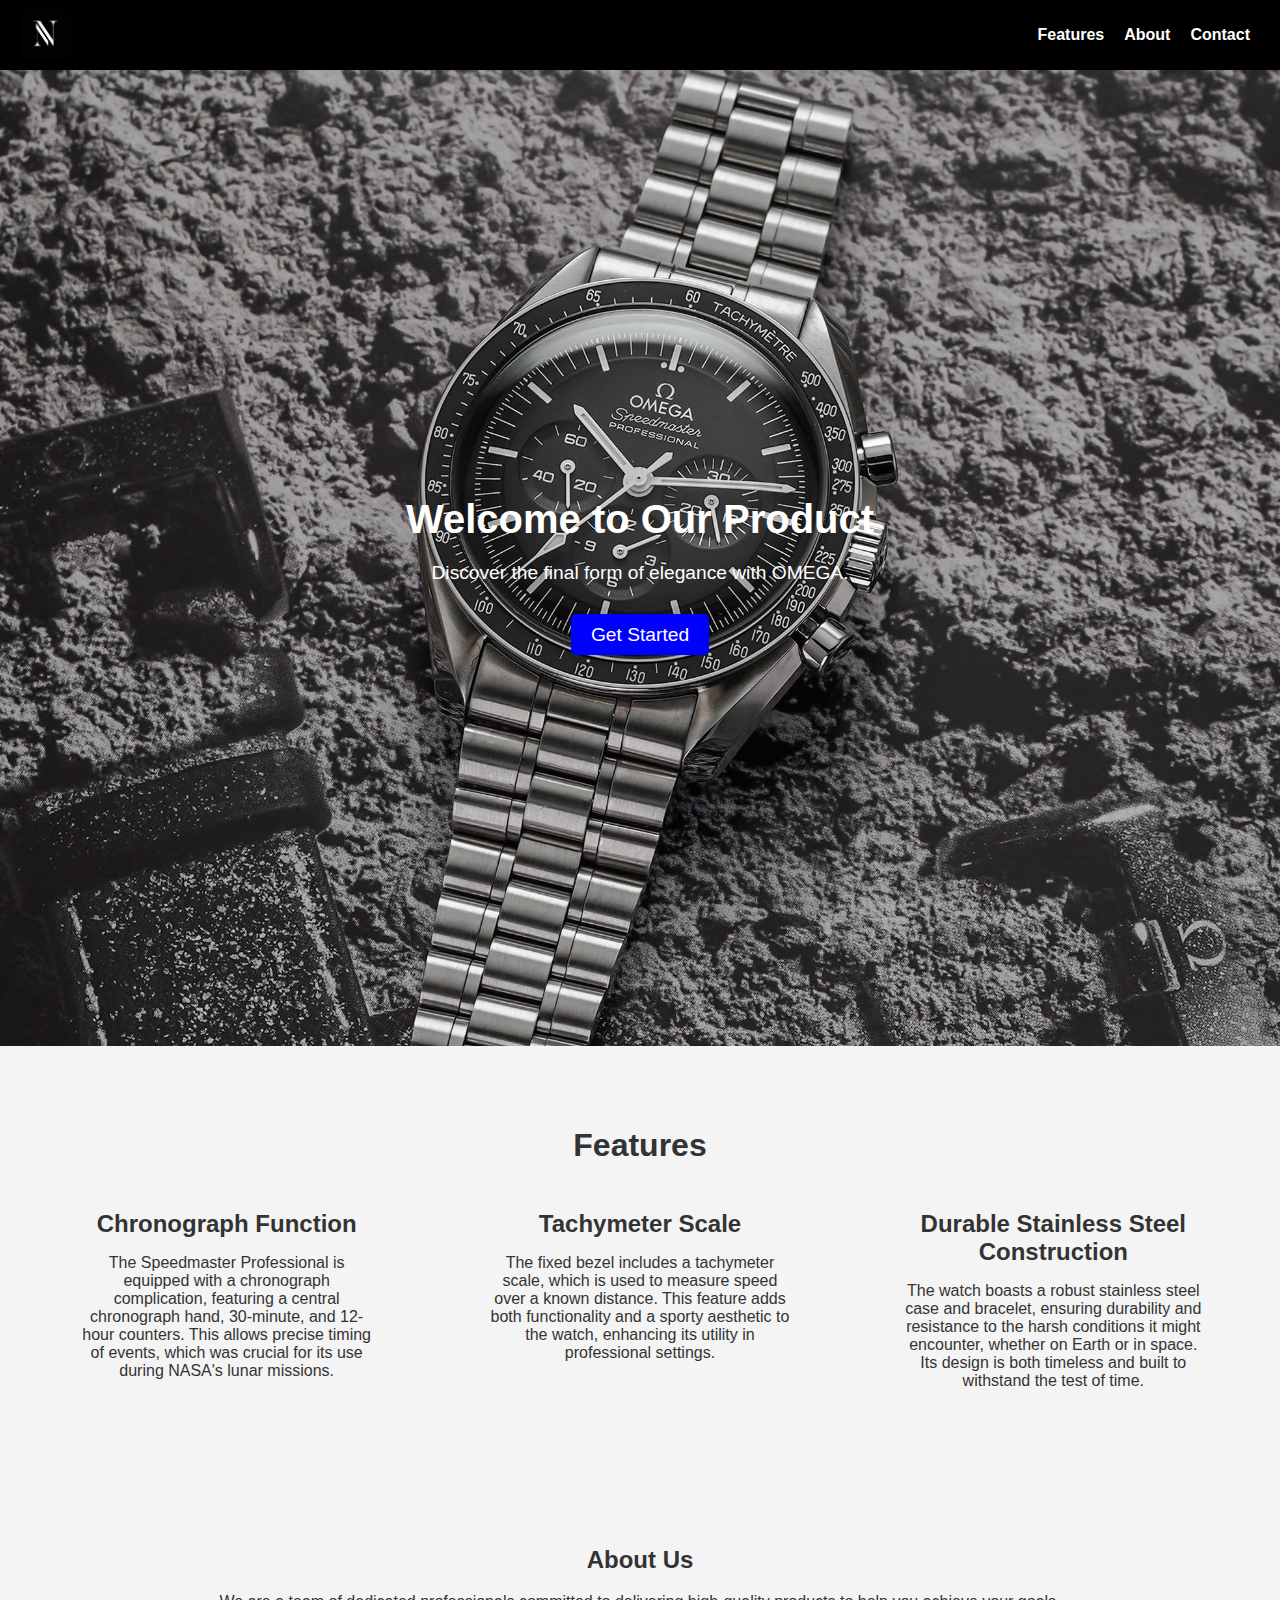
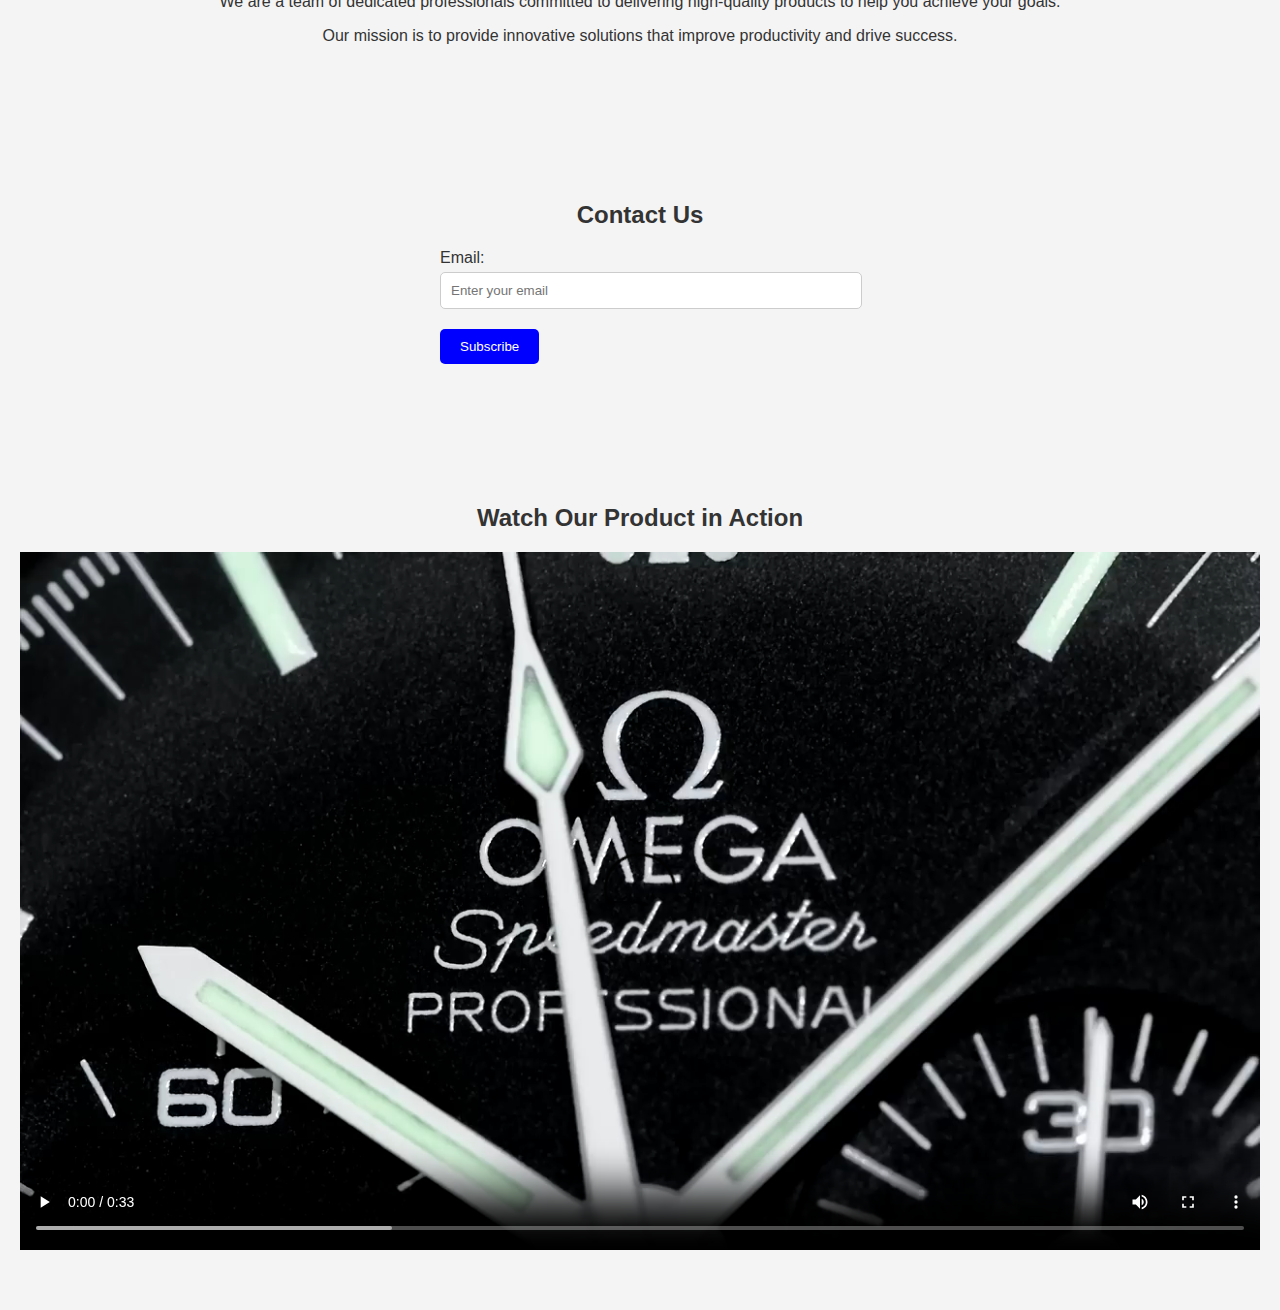
<file: freeCodeCamp/product landing page/index.html>
<!DOCTYPE html>
<html lang="en">
<head>
    <meta charset="UTF-8">
    <meta name="viewport" content="width=device-width, initial-scale=1.0">
    <title>Product Landing Page</title>
    <link rel="stylesheet" href="styles.css">
</head>
<body>
    <!-- Header Section -->
    <header id="header">
        <img src="Nlogo.jpg" alt="Company Logo" id="header-img">
        <nav id="nav-bar">
            <ul>
                <li><a class="nav-link" href="#features">Features</a></li>
                <li><a class="nav-link" href="#about">About</a></li>
                <li><a class="nav-link" href="#contact">Contact</a></li>
            </ul>
        </nav>
    </header>

    <!-- Hero Section -->
    <section id="hero">
        <h1>Welcome to Our Product</h1>
        <p>Discover the final form of elegance with OMEGA.</p>
        <a href="#form" class="cta-button">Get Started</a>
    </section>

    <!-- Features Section -->
    <section id="features" class="section">
        <h1>Features</h1>
        <div class="features-container">
            <div class="feature">
                <h3>Chronograph Function</h3>
                <p>The Speedmaster Professional is equipped with a chronograph complication, featuring a central chronograph hand, 30-minute, and 12-hour counters. This allows precise timing of events, which was crucial for its use during NASA's lunar missions.</p>
            </div>
            <div class="feature">
                <h3>Tachymeter Scale</h3>
                <p>The fixed bezel includes a tachymeter scale, which is used to measure speed over a known distance. This feature adds both functionality and a sporty aesthetic to the watch, enhancing its utility in professional settings.</p>
            </div>
            <div class="feature">
                <h3>Durable Stainless Steel Construction</h3>
                <p>The watch boasts a robust stainless steel case and bracelet, ensuring durability and resistance to the harsh conditions it might encounter, whether on Earth or in space. Its design is both timeless and built to withstand the test of time.</p>
            </div>
        </div>
    </section>

    <!-- About Section -->
    <section id="about" class="section">
        <h2>About Us</h2>
        <p>We are a team of dedicated professionals committed to delivering high-quality products to help you achieve your goals.</p>
        <p>Our mission is to provide innovative solutions that improve productivity and drive success.</p>
    </section>

    <!-- Contact Section -->
    <section id="contact" class="section">
        <h2>Contact Us</h2>
        <form id="form" action="https://www.freecodecamp.com/email-submit" method="POST">
            <label for="email">Email:</label>
            <input type="email" id="email" name="email" placeholder="Enter your email" required>
            <input type="submit" id="submit" value="Subscribe">
        </form>
    </section>

    <!-- Video Section -->
    <section id="video-section" class="section">
        <h2>Watch Our Product in Action</h2>
        <video id="video" controls>
            <source src="Speedmaster Professional Moonwatch OMEGA.mp4" type="video/mp4">
            Your browser does not support the video tag.
        </video>
    </section>
</body>
</html>
</file>
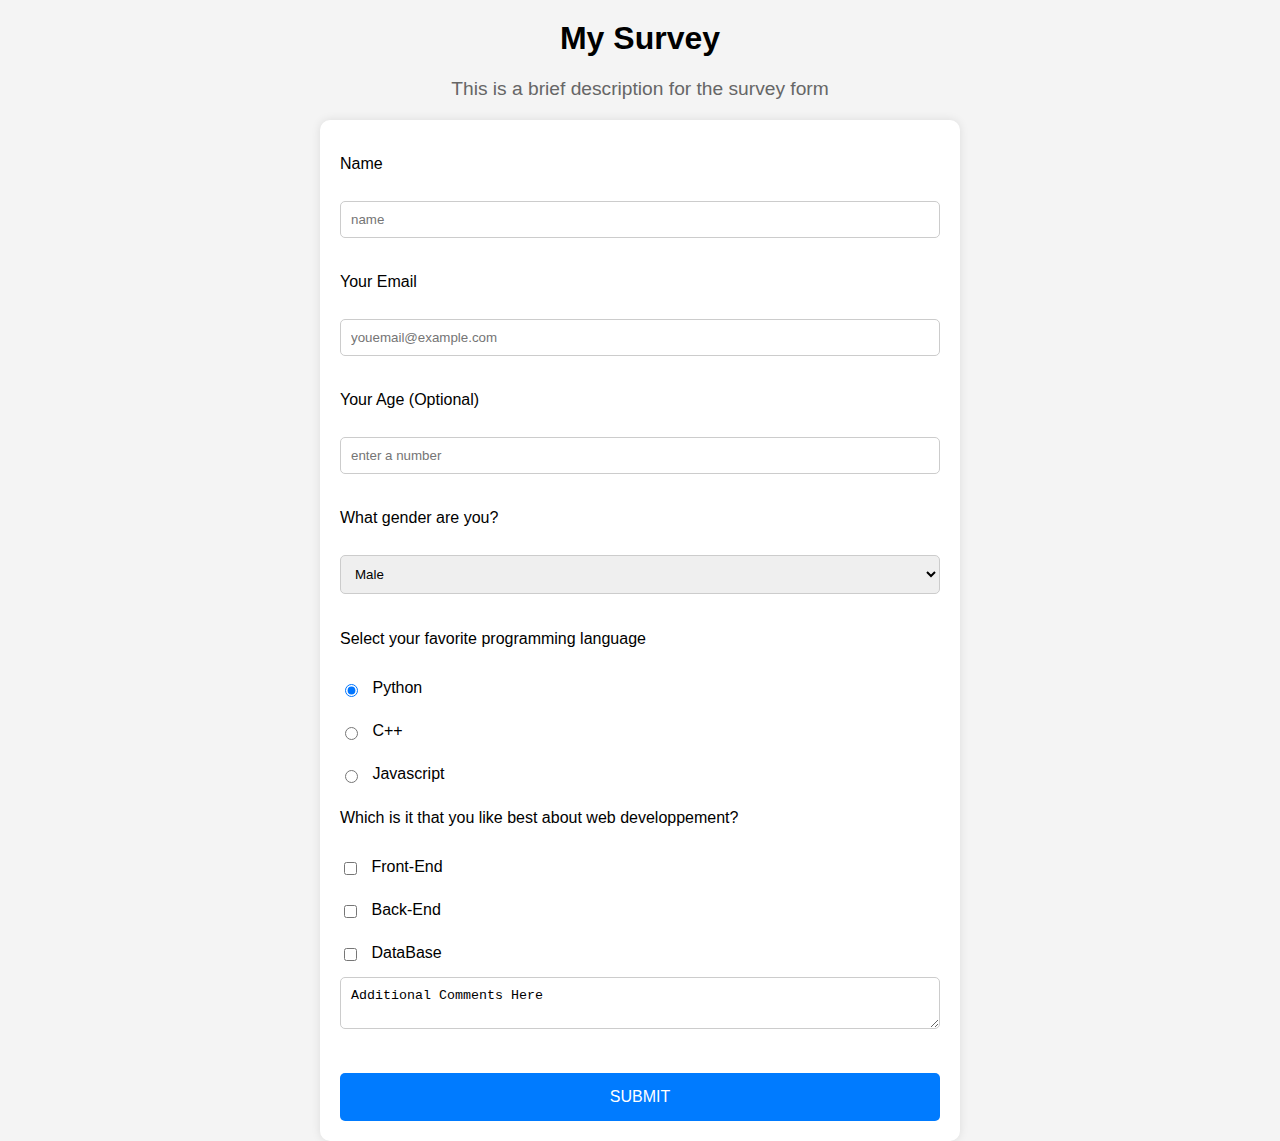
<file: freeCodeCamp/survey/index.html>
<!DOCTYPE html>
<html lang="en">
<head>
    <meta charset="UTF-8">
    <meta name="viewport" content="width=device-width, initial-scale=1.0">
    <title>Survey Form</title>
    <link rel="stylesheet" href="styles.css">
</head>
<body>
    <h1 id="title">My Survey</h1>
    <p id="description">This is a brief description for the survey form</p>
    <form action="post" id="survey-form">
        <label for="name" id="name-label">Name</label> <br>
        <input type="text" id="name" placeholder="name" required> <br>

        <label for="email" id="email-label">Your Email</label> <br>
        <input type="email" id="email" placeholder="youemail@example.com" pattern="[a-z0-9._%+-]+@[a-z0-9.-]+\.[a-z]{2,4}$"" required> <br>
        
        <label for="number" id="number-label">Your Age (Optional)</label> <br>
        <input type="number" id="number" min="0" max="100" placeholder="enter a number">

        <br>
        <label for="dropdown">What gender are you?</label> <br>
        <select name="choices" id="dropdown">
            <option value="Male">Male</option>
            <option value="Female">Female</option>
        </select>

        <p>Select your favorite programming language</p>
        <input type="radio" name="programming" id="py" checked> <label for="py">Python</label> <br>
        <input type="radio" name="programming" id="cpp"> <label for="cpp">C++</label> <br>
        <input type="radio" name="programming" id="js"> <label for="js">Javascript</label> <br>

        <p>Which is it that you like best about web developpement?</p>
        <input type="checkbox" name="likes" id="fe" value="Front-End"> <label for="fe">Front-End</label> <br>
        <input type="checkbox" name="likes" id="be" value="Back-End"> <label for="be">Back-End</label> <br>
        <input type="checkbox" name="likes" id="db" value="DataBase"> <label for="db">DataBase</label> <br>

        <textarea name="additional-comments" id="comments" rows="2" cols="30">Additional Comments Here</textarea> <br>

        <button type="submit" id="submit"> SUBMIT </button>
    </form>
</body>
</html>
</file>
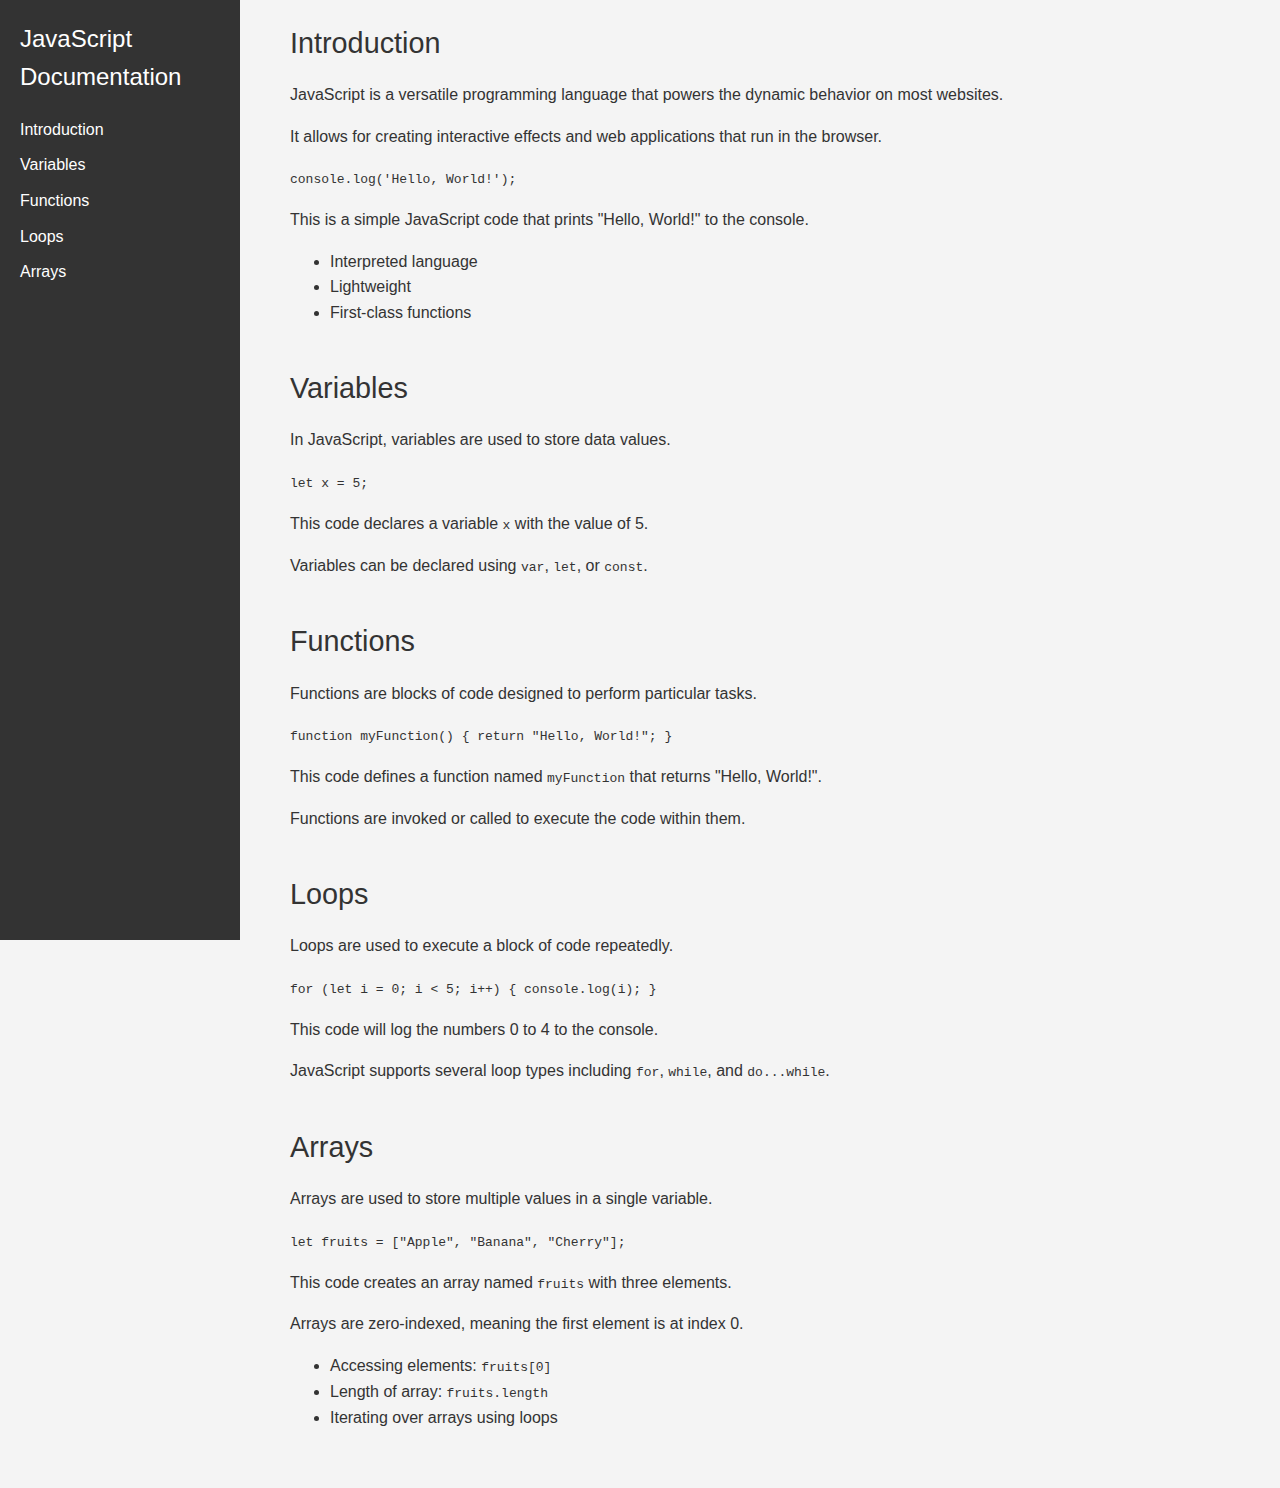
<file: freeCodeCamp/technical documentation/index.html>
<!DOCTYPE html>
<html lang="en">
<head>
    <meta charset="UTF-8">
    <meta name="viewport" content="width=device-width, initial-scale=1.0">
    <title>Technical Documentation</title>
    <link rel="stylesheet" href="styles.css">
</head>
<body>
    <nav id="navbar">
        <header>JavaScript Documentation</header>
        <a class="nav-link" href="#Introduction">Introduction</a>
        <a class="nav-link" href="#Variables">Variables</a>
        <a class="nav-link" href="#Functions">Functions</a>
        <a class="nav-link" href="#Loops">Loops</a>
        <a class="nav-link" href="#Arrays">Arrays</a>
    </nav>
    <main id="main-doc">
        <section id="Introduction" class="main-section">
            <header>Introduction</header>
            <p>JavaScript is a versatile programming language that powers the dynamic behavior on most websites.</p>
            <p>It allows for creating interactive effects and web applications that run in the browser.</p>
            <code>console.log('Hello, World!');</code>
            <p>This is a simple JavaScript code that prints "Hello, World!" to the console.</p>
            <ul>
                <li>Interpreted language</li>
                <li>Lightweight</li>
                <li>First-class functions</li>
            </ul>
        </section>
        <section id="Variables" class="main-section">
            <header>Variables</header>
            <p>In JavaScript, variables are used to store data values.</p>
            <code>let x = 5;</code>
            <p>This code declares a variable <code>x</code> with the value of 5.</p>
            <p>Variables can be declared using <code>var</code>, <code>let</code>, or <code>const</code>.</p>
        </section>
        <section id="Functions" class="main-section">
            <header>Functions</header>
            <p>Functions are blocks of code designed to perform particular tasks.</p>
            <code>function myFunction() { return "Hello, World!"; }</code>
            <p>This code defines a function named <code>myFunction</code> that returns "Hello, World!".</p>
            <p>Functions are invoked or called to execute the code within them.</p>
        </section>
        <section id="Loops" class="main-section">
            <header>Loops</header>
            <p>Loops are used to execute a block of code repeatedly.</p>
            <code>for (let i = 0; i < 5; i++) { console.log(i); }</code>
            <p>This code will log the numbers 0 to 4 to the console.</p>
            <p>JavaScript supports several loop types including <code>for</code>, <code>while</code>, and <code>do...while</code>.</p>
        </section>
        <section id="Arrays" class="main-section">
            <header>Arrays</header>
            <p>Arrays are used to store multiple values in a single variable.</p>
            <code>let fruits = ["Apple", "Banana", "Cherry"];</code>
            <p>This code creates an array named <code>fruits</code> with three elements.</p>
            <p>Arrays are zero-indexed, meaning the first element is at index 0.</p>
            <ul>
                <li>Accessing elements: <code>fruits[0]</code></li>
                <li>Length of array: <code>fruits.length</code></li>
                <li>Iterating over arrays using loops</li>
            </ul>
        </section>
    </main>
</body>
</html>
</file>
<file: freeCodeCamp/product landing page/styles.css>
/* General Styles */
body {
    font-family: Arial, sans-serif;
    margin: 0;
    padding: 0;
    background-color: #f4f4f4;
    color: #333;
}

/* Header */
#header {
    display: flex;
    justify-content: space-between;
    align-items: center;
    background-color: #000;
    color: #fff;
    padding: 10px 20px;
    position: sticky;
    top: 0;
    z-index: 1000;
}

#header-img {
    height: 50px;
}

#nav-bar ul {
    list-style: none;
    display: flex;
    margin: 0;
    padding: 0;
}

#nav-bar li {
    margin: 0 10px;
}

.nav-link {
    color: #fff;
    text-decoration: none;
    font-weight: bold;
}

.nav-link:hover {
    color: #00f;
}

/* Hero Section */
#hero {
    background: url('watch.jpg') no-repeat center center/cover;
    color: #fff;
    text-align: center;
    padding: 400px 20px;
}

#hero h1 {
    font-size: 2.5em;
    margin-bottom: 20px;
}

#hero p {
    font-size: 1.2em;
    margin-bottom: 40px;
}

.cta-button {
    background-color: #00f;
    color: #fff;
    padding: 10px 20px;
    text-decoration: none;
    font-size: 1.2em;
    border-radius: 5px;
}

.cta-button:hover {
    background-color: #0057e7;
}

/* Sections */
.section {
    padding: 60px 20px;
    text-align: center;
}



.features-container {
    display: flex;
    justify-content: space-around;
    margin-top: 20px;
}



.feature {
    max-width: 300px;
}

.feature h3 {
    font-size: 1.5em;
    margin-bottom: 10px;
}

/* Form Section */
#form {
    max-width: 400px;
    margin: 0 auto;
    text-align: left;
}

#form label {
    display: block;
    margin-bottom: 5px;
}

#form input[type="email"] {
    width: 100%;
    padding: 10px;
    margin-bottom: 20px;
    border: 1px solid #ccc;
    border-radius: 5px;
}

#form input[type="submit"] {
    background-color: #00f;
    color: #fff;
    padding: 10px 20px;
    border: none;
    border-radius: 5px;
    cursor: pointer;
}

#form input[type="submit"]:hover {
    background-color: #0057e7;
}

/* Video Section */
#video-section {
    text-align: center;
    padding: 60px 20px;
}

#video {
    max-width: 100%;
    height: auto;
    display: block;
    margin: 0 auto;
}

/* Responsive Design */
@media (max-width: 768px) {
    .features-container {
        flex-direction: column;
        align-items: center;
    }

    #nav-bar ul {
        flex-direction: column;
        align-items: center;
    }

    #nav-bar li {
        margin: 10px 0;
    }
}
</file>
<file: freeCodeCamp/survey/styles.css>
/* styles.css */

body {
    font-family: Arial, sans-serif;
    margin: 0;
    padding: 0;
    background-color: #f4f4f4;
}

#title {
    text-align: center;
    margin-top: 20px;
    font-size: 2em;
}

#description {
    text-align: center;
    margin: 10px 0 20px 0;
    font-size: 1.2em;
    color: #666;
}

#survey-form {
    width: 90%;
    max-width: 600px;
    margin: 0 auto;
    background: #fff;
    padding: 20px;
    border-radius: 10px;
    box-shadow: 0 0 10px rgba(0, 0, 0, 0.1);
}

label {
    display: block;
    margin: 15px 0 5px;
}

input[type="text"],
input[type="email"],
input[type="number"],
select,
textarea {
    width: 100%;
    padding: 10px;
    margin-top: 5px;
    margin-bottom: 20px;
    border: 1px solid #ccc;
    border-radius: 5px;
    box-sizing: border-box;
}

input[type="radio"],
input[type="checkbox"] {
    margin-right: 10px;
    vertical-align: middle;
}

input[type="radio"] + label,
input[type="checkbox"] + label {
    display: inline-block;
    margin-bottom: 10px;
}

textarea {
    resize: vertical;
}

button {
    width: 100%;
    padding: 15px;
    background-color: #007BFF;
    border: none;
    border-radius: 5px;
    color: white;
    font-size: 1em;
    cursor: pointer;
    margin-top: 20px;
}

button:hover {
    background-color: #0056b3;
}

/* Responsive Styles */
@media (max-width: 600px) {
    #survey-form {
        width: 100%;
        margin: 0 10px;
    }
}
</file>
<file: freeCodeCamp/technical documentation/styles.css>
/* General Styles */
body {
    font-family: Arial, sans-serif;
    margin: 0;
    padding: 0;
    background-color: #f4f4f4;
    color: #333;
    line-height: 1.6;
}

#navbar {
    position: fixed;
    top: 0;
    left: 0;
    width: 200px;
    height: 100%;
    padding: 20px;
    background-color: #333;
    color: #fff;
    overflow-y: auto;
}

#navbar header {
    font-size: 1.5em;
    margin-bottom: 20px;
}

.nav-link {
    display: block;
    color: #fff;
    text-decoration: none;
    margin: 10px 0;
}

.nav-link:hover {
    background-color: #575757;
    padding-left: 5px;
    scale: 1.1;
}

#main-doc {
    margin-left: 270px;
    padding: 20px;
}

.main-section {
    margin-bottom: 40px;
}

.main-section header {
    font-size: 1.8em;
    margin-bottom: 10px;
}

/* Responsive Styles */
@media (max-width: 768px) {
    #navbar {
        position: relative;
        width: 100%;
        height: auto;
    }

    #main-doc {
        margin-left: 0;
    }

    .nav-link {
        margin: 5px 0;
    }
}
</file>
